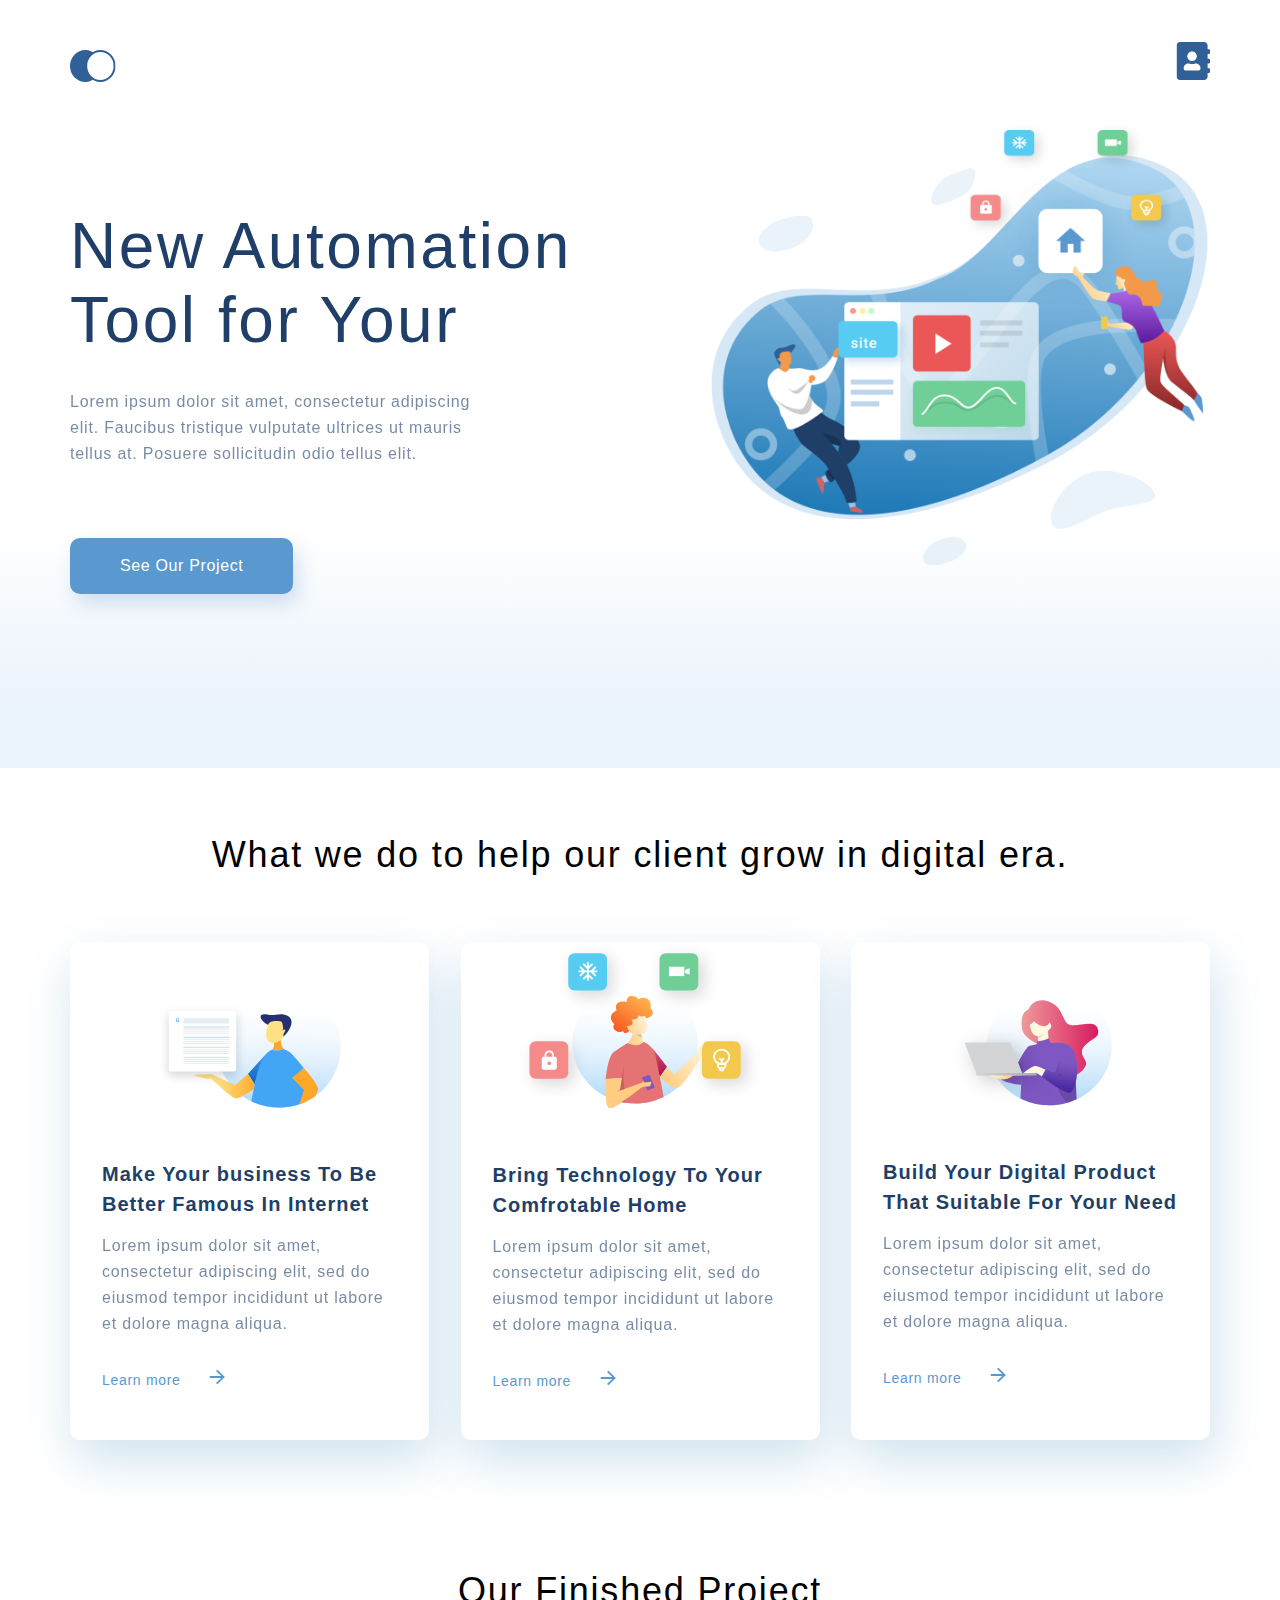
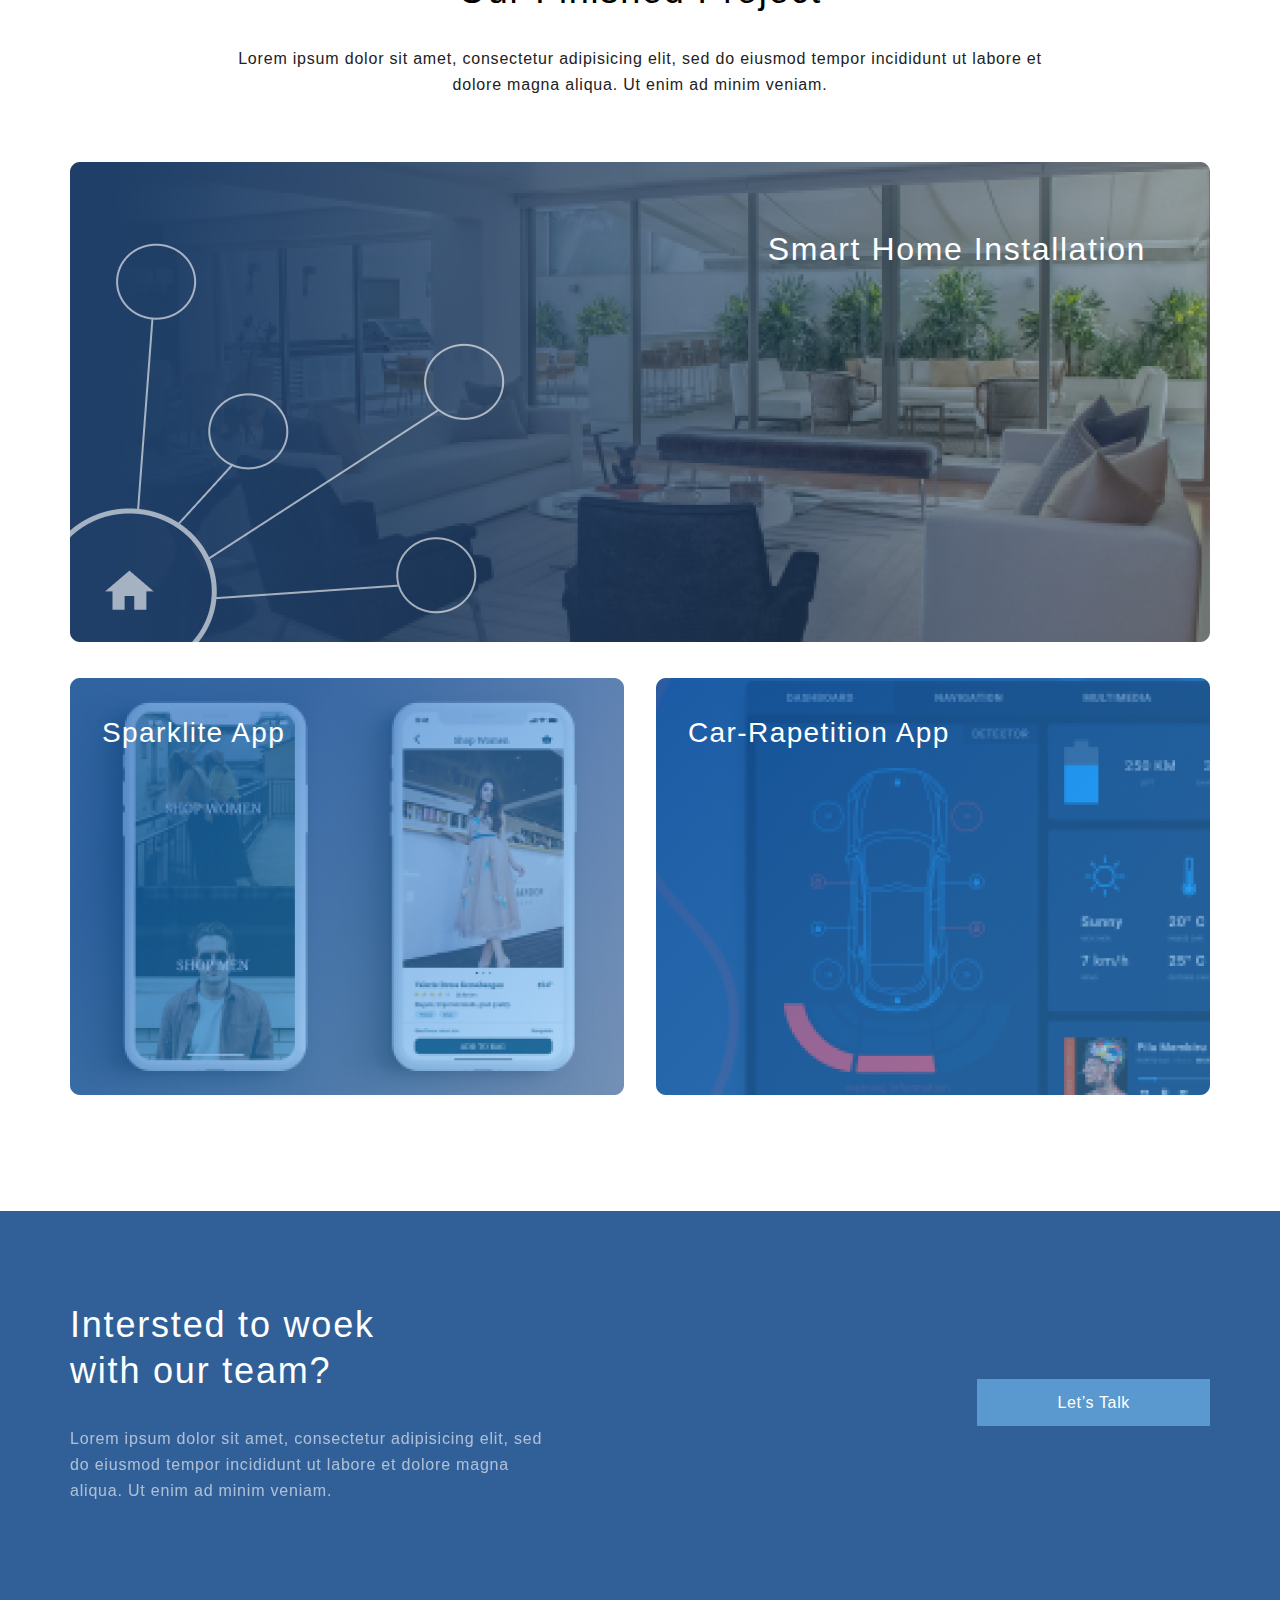
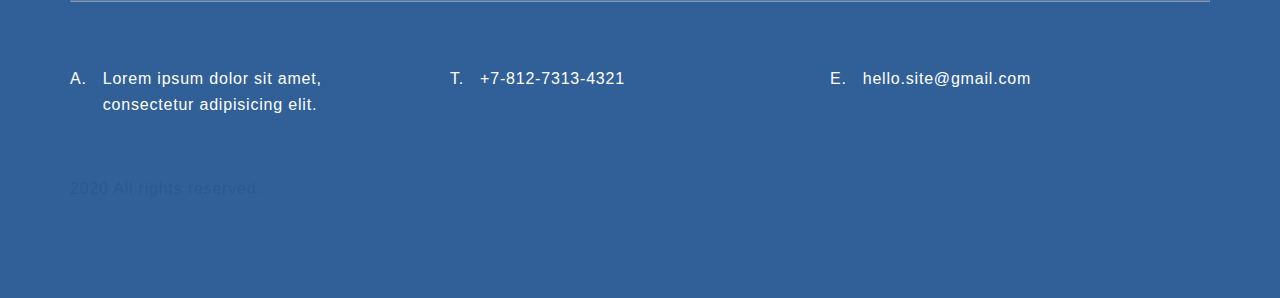
<file: index.html>
<!DOCTYPE html>
<html lang="en">

<head>
    <meta charset="UTF-8">
    <meta name="viewport" content="width=device-width, initial-scale=1.0">
    <title>Главная</title>
    <link rel="stylesheet" href="style.css">
</head>

<body>
    <div class="header">
        <div class="container top_box">
            <div class="nav">
                <ul class="list">
                    <li><a href="index.html"><img src="img/logo.svg" alt="Главная"></a></li>
                    <li><a href="contacts.html"><img src="img/contact.svg" alt="Контакты"></a></li>
                </ul>
            </div>
            <div class="title">
                <h1 class="heading">New Automation Tool for Your</h1>
                <p class="text text_heading">Lorem ipsum dolor sit amet, consectetur adipiscing elit. Faucibus tristique vulputate ultrices ut mauris tellus at. Posuere sollicitudin odio tellus elit.</p>
                <a href="#" class="header_btn">See Our Project</a>
            </div>
        </div>
    </div>
    <div class="doing">
        <div class="container">
            <h3 class="block_text">What we do to help our client grow in digital era.</h3>
            <div class="option">
                <div class="option_dscr">
                    <img src="img/doing1.svg" alt="doing1" class="option_img">
                    <h4 class="option_title">Make Your business To Be Better Famous In Internet</h4>
                    <p class="text">Lorem ipsum dolor sit amet, consectetur adipiscing elit, sed do eiusmod tempor incididunt ut labore et dolore magna aliqua.</p>
                    <a href="#" class="option_link">Learn more <img class="arrow_link" src="img/article-link.svg" alt="arrow"></a>
                </div>
                <div class="option_dscr option_card_two">
                    <img src="img/doing2.svg" alt="doing2" class="option_img">
                    <h4 class="option_title">Bring Technology To Your Comfrotable Home</h4>
                    <p class="text">Lorem ipsum dolor sit amet, consectetur adipiscing elit, sed do eiusmod tempor incididunt ut labore et dolore magna aliqua.</p>
                    <a href="#" class="option_link">Learn more <img class="arrow_link" src="img/article-link.svg" alt="arrow"></a>
                </div>
                <div class="option_dscr">
                    <img src="img/doing3.svg" alt="doing3" class="option_img">
                    <h4 class="option_title">Build Your Digital Product That Suitable For Your Need</h4>
                    <p class="text">Lorem ipsum dolor sit amet, consectetur adipiscing elit, sed do eiusmod tempor incididunt ut labore et dolore magna aliqua.</p>
                    <a href="#" class="option_link" >Learn more <img class="arrow_link" src="img/article-link.svg" alt="arrow"></a>
                </div>
            </div>
        </div>
    </div>
    <div class="question">
        <div class="container">
            <h3 class="block_text">Our Finished Project</h3>
            <p class="text question_text">Lorem ipsum dolor sit amet, consectetur adipisicing elit, sed do eiusmod tempor incididunt ut labore et dolore magna aliqua. Ut enim ad minim veniam.</p>
            <div class="question_item">
                <img  class="question_img" src="img/question1.png" alt="photo">
                <p class="question_dscr">Smart Home Installation</p>
            </div>
            <div class="question_parent">
                <div class="question_item question_item_margin">
                    <img class="question_img" src="img/question2.png" alt="photo">
                    <p class="question_dscr_small">Sparklite App</p>
                </div>
                <div class="question_item">
                    <img class="question_img" src="img/question3.png" alt="photo">
                    <p class="question_dscr_small">Car-Rapetition App</p>
                </div>
            </div>
        </div>
    </div>
    <div class="footer">
        <div class="container">
            <div class="footer_top">
                <div class="interes">
                    <h3 class="block_text interes_title">Intersted to woek with our team?</h3>
                    <p class="text interes_text">Lorem ipsum dolor sit amet, consectetur adipisicing elit, sed do eiusmod tempor incididunt ut labore et dolore magna aliqua. Ut enim ad minim veniam.</p>
                </div>
                <div class="interes_link">
                    <a href="#" class="interes_btn">Let’s Talk</a>
                </div>
            </div>
            <hr class="hr">
            <div class="contact_info">
                <ul class="info_list">
                    <li class="contact_list">
                        <p>Lorem ipsum dolor sit amet, consectetur adipisicing elit.</p>
                    </li>
                    <li class="contact_list"><a class="connection" href="+7-812-7313-4321">+7-812-7313-4321</a></li>
                    <li class="contact_list"><a class="connection" href="hello.site@gmail.com">hello.site@gmail.com</a></li>
                </ul>
                <div class="law">
                    <p class="text">2020 All rights reserved.</p>
                </div>
            </div>
        </div>
    </div> 
</body>

</html>
</file>
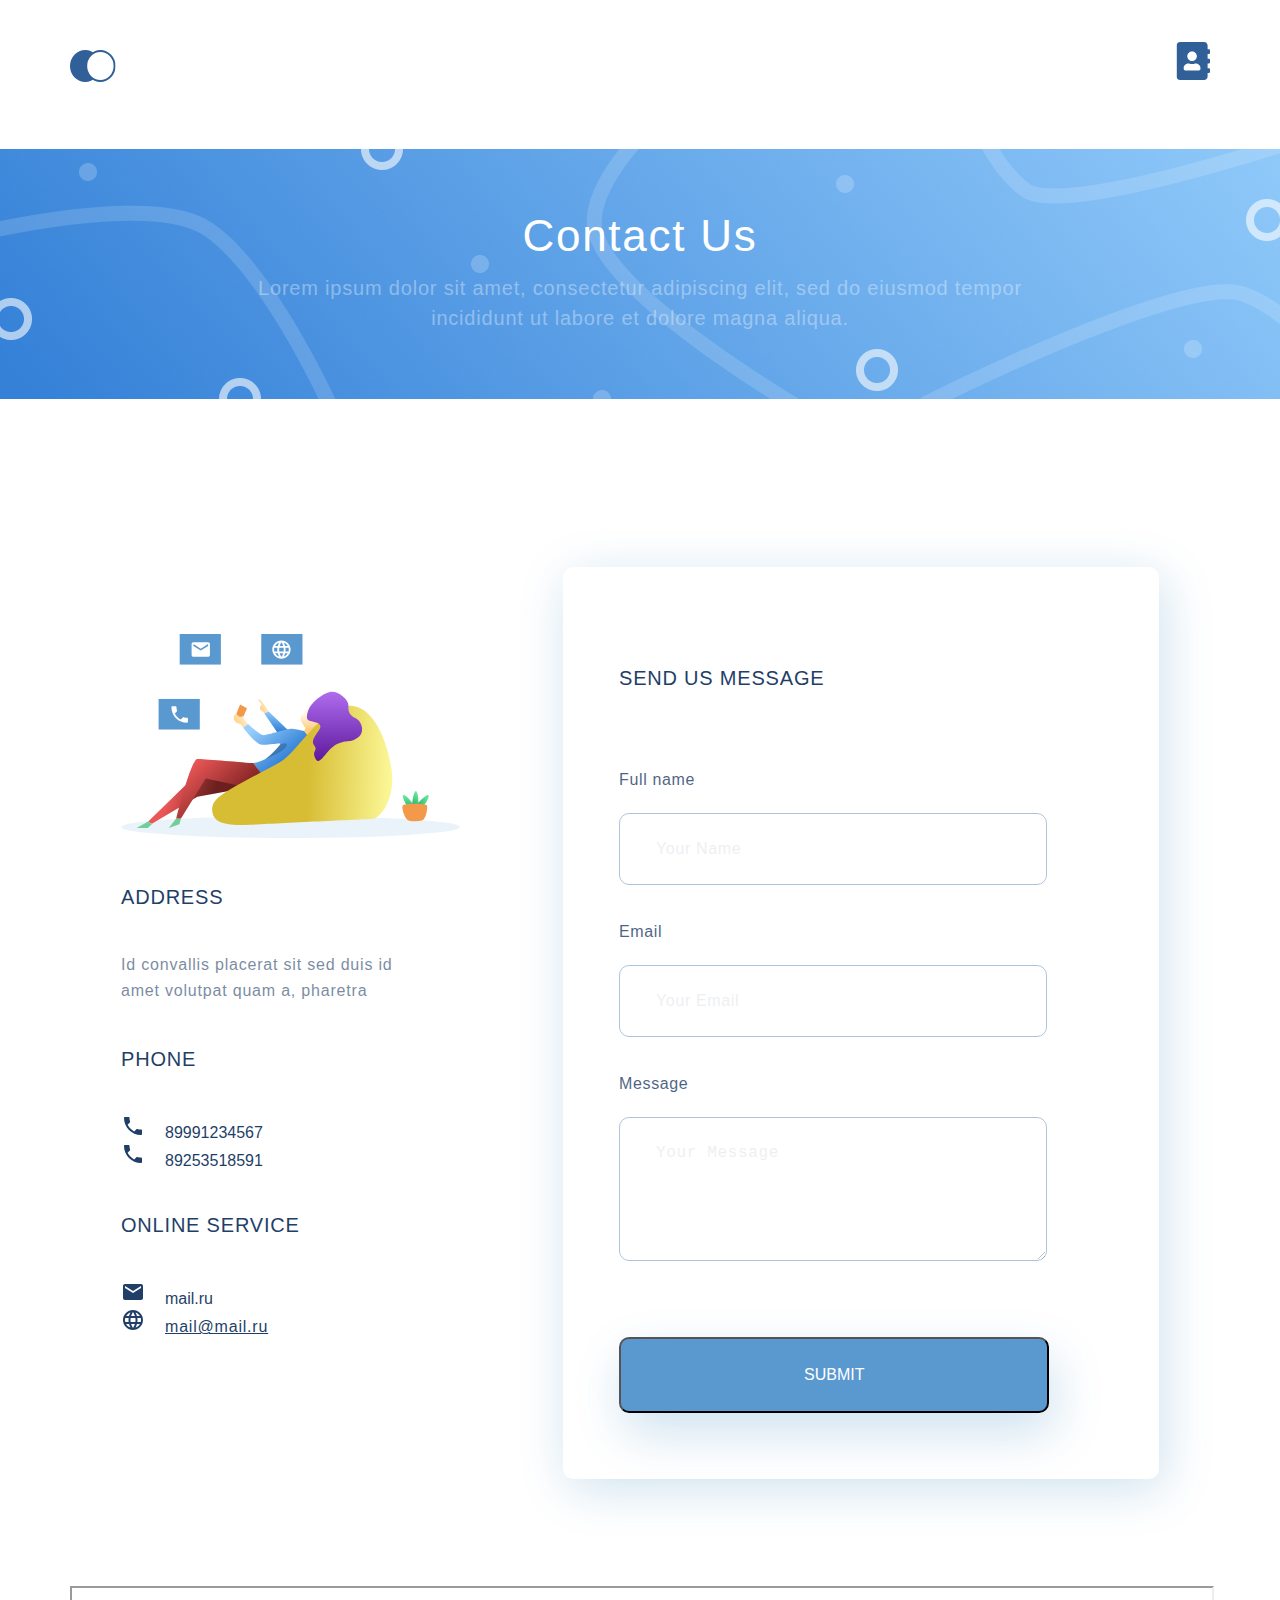
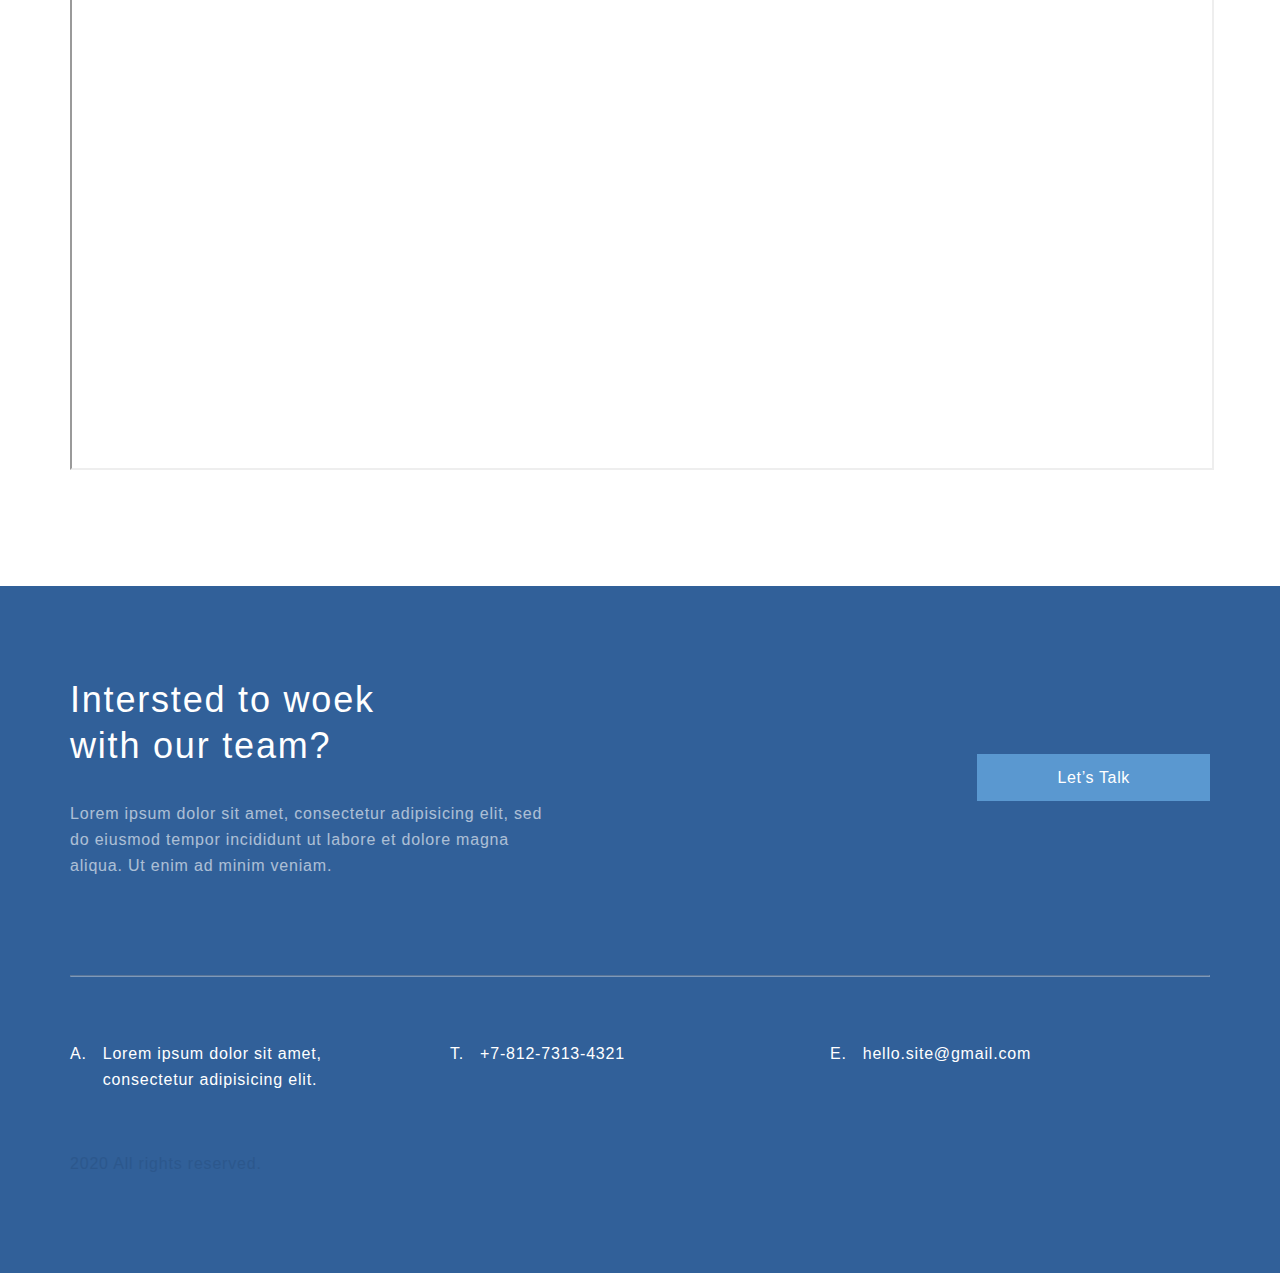
<file: contacts.html>
<!DOCTYPE html>
<html lang="en">
<head>
    <meta charset="UTF-8">
    <meta name="viewport" content="width=device-width, initial-scale=1.0">
    <title>Контакты</title>
    <link rel="stylesheet" href="style.css">
</head>
<body>
    <div class="container">
        <div class="nav">
            <ul class="list">
                <li><a href="index.html"><img src="img/logo.svg" alt="Главная"></a></li>
                <li><a href="contacts.html"><img src="img/contact.svg" alt="Контакты"></a></li>
            </ul>
        </div>
    </div>
    <div class="contact_title">
       <div class="container">
            <h2 class="contact">Contact Us</h2>
            <p class="text contact_text">Lorem ipsum dolor sit amet, consectetur adipiscing elit, sed do eiusmod tempor incididunt ut labore et dolore magna aliqua.</p>
       </div>
    </div>
    <div class="interview container">
        <div class="info_left">
            <div class="img_contact">
                <img src="img/contact-img.svg" alt="фото" width="340">
            </div>
            <div class="address">
                <h4 class="info_contact">Address</h4>
                <p class="text info_contact_txt">Id convallis placerat sit sed duis id amet volutpat quam a, pharetra</p>
            </div>
            <div class="phone">
                <h4 class="info_contact">Phone</h4>
                <ul>
                    <li class="phone_list"><a href="89991234567" class="info_contact_list">89991234567</a></li>
                    <li class="phone_list"><a href="89253518591" class="info_contact_list">89253518591</a></li>
                </ul>
            </div>
            <div class="online">
                <h4 class="info_contact">Online service</h4>
            <ul>
                <li class="site"><a href="https://mail.ru/" target="_blank" class="info_contact_list">mail.ru</a></li>
                <li class="email"><a href="mail@mail.ru" class="email_site">mail@mail.ru</a></li>
            </ul>
            </div>
        </div>
        <div class="info_right">
            <div class="info">
                <h4 class="info_contact">Send us message</h4>
                <form action="#">
                    <p class="form">Full name</p>  <br><input type="text" placeholder="Your Name" class="entry"><br>
                    <p class="form">Email</p> <br><input type="email" placeholder="Your Email" class="entry"><br>
                    <p class="form">Message</p> <br><textarea cols="30" rows="10" placeholder="Your Message" class="entry_message"></textarea><br>
                <button type="submit" class="btn">Submit</button><br>
                </form>
            </div>
        </div>
    </div> 
    <div class="card">
       <div class="container">
            <iframe src="https://yandex.ru/map-widget/v1/?um=constructor%3A804c4c604fe37c5899dac77942287276b86d49b3374955c527a883d72236a4ef&amp;source=constructor" class="card_block">
            </iframe> 
       </div>
    </div>
    <div class="footer">
        <div class="container">
            <div class="footer_top">
                <div class="interes">
                    <h3 class="block_text interes_title">Intersted to woek with our team?</h3>
                    <p class="text interes_text">Lorem ipsum dolor sit amet, consectetur adipisicing elit, sed do eiusmod tempor incididunt ut labore et dolore magna aliqua. Ut enim ad minim veniam.</p>
                </div>
                <div class="interes_link">
                    <a href="#" class="interes_btn">Let’s Talk</a>
                </div>
            </div>
            <hr class="hr">
            <div class="contact_info">
                <ul class="info_list">
                    <li class="contact_list">
                        <p>Lorem ipsum dolor sit amet, consectetur adipisicing elit.</p>
                    </li>
                    <li class="contact_list"><a class="connection" href="+7-812-7313-4321">+7-812-7313-4321</a></li>
                    <li class="contact_list"><a class="connection" href="hello.site@gmail.com">hello.site@gmail.com</a></li>
                </ul>
                <div class="law">
                    <p class="text">2020 All rights reserved.</p>
                </div>
            </div>
        </div>
    </div> 
</body>
</html>
</file>
<file: style.css>
*{
    margin: 0;
    padding: 0;
}

.container{
    max-width: 1140px;
    margin: 0 auto;
}

body{
    font-family: sans-serif;
}

.header {
    min-height: 768px;
    background: linear-gradient(0deg, #EBF3FB 8.84%, rgba(152, 195, 232, 0) 31.12%);
}

.top_box{
    display: flex;
    flex-direction: column;
    height: 100%;
}

.title{
    padding-top: 115px;
    flex-grow: 1;
    background-image: url(img/header_foto.png);
    background-repeat: no-repeat;
    background-position: right center;
    background-size: 44%;
}

.heading{
    width: 510px;
    font-size: 64px;
    font-weight: 300;
    color: #1F3F68;
    line-height: 74px;
    letter-spacing: 0.04em;
    margin-bottom: 32px;
}

.list{
    display: flex;
    justify-content: space-between;
    list-style-type: none;
    padding-top: 42px;
}

.text{
    font-size: 16px;
    line-height: 26px;
    color: #1F3F68; 
    line-height: 26px;
    letter-spacing: 0.05em;
    opacity: 0.6;
}

.text_heading{
    width: 425px;
}

.header_btn{
    background: #5A98D0;
    box-shadow: 5px 10px 20px rgba(53, 110, 173, 0.2);
    border-radius: 10px;
    margin-top: 71px;
    cursor: pointer;
    font-size: 16px;
    line-height: 26px;
    text-align: center;
    letter-spacing: 0.04em; 
    color: #FFFFFF;
    padding: 15px 50px;
    text-decoration: none;
    display: inline-block;
}

.contact_title{
    text-align: center;
    background-image: url(img/bg\ contact.png);
    background-repeat: no-repeat;
    height: 250px;
    margin-top: 55px;
    padding-top: 50px;
    padding-bottom: 50px;
}

.contact{
    font-weight: 500;
    font-size: 44px;
    text-align: center;
    line-height: 74px;
    text-align: center;
    letter-spacing: 0.04em;
    color: #FFFFFF;
}

.contact_text{
    font-size: 20px;
    line-height: 30px;
    text-align: center;
    letter-spacing: 0.04em;
    color: rgba(255, 255, 255, 0.6);
    width: 780px;
    margin: 0 auto;
}

.doing{
    padding-top: 64px;
}

.block_text{
    font-size: 36px;
    font-weight: 300;
    line-height: 46px;
    letter-spacing: 0.05em;
    text-align: center;
}

.interview{
    display: flex;
    justify-content: space-around;
    align-items: center;
    margin-bottom: 96px;
}

.info_contact{
    font-size: 20px;
    line-height: 30px;
    color: #1F3F68;
}

.info_left{
    margin-top: 135px;
    margin-bottom: 150px;   
}

.info_contact{
    font-weight: 500;
    font-size: 20px;
    line-height: 30px;
    letter-spacing: 0.04em;
    color: #1F3F68;
    text-transform: uppercase;
    padding-top: 40px;
    padding-bottom: 40px;
}

.phone_list{
    list-style: none;
}

.phone_list::before{
    content: url(img/ic_phone_24px.svg);
}

.site::before{
    content: url(img/ic_email_24px.svg);
}

.email::before{
    content: url(img/ic_language_24px.svg);
}

.email_site{
    font-size: 16px;
    line-height: 26px;
    letter-spacing: 0.05em;
    color: #1F3F68;
    padding-left: 20px;
}

.site{
    list-style: none;
}

.email{
    list-style: none;
}

.info_contact_txt{
    width: 299px;
}

.info_contact_list{
    text-decoration: none;
    color: #1F3F68;
    padding-left: 20px;
    padding-top: 16px;
}

.info{
    padding-top: 56px;
    padding-bottom: 56px;
    padding-left: 56px;
    margin-top: 57px;
    width: 540px;
    height: 800px;
    background: #FFFFFF;
    box-shadow: 5px 10px 50px rgba(16, 112, 177, 0.2);
    border-radius: 10px;
}

.entry{
    width: 428px;
    height: 72px;
    border: 1px solid #356EAD;
    box-sizing: border-box;
    border-radius: 10px;
    opacity: 0.4;
    padding-left: 36px;
}

.entry_message{
    width: 428px;
    height: 144px;
    border: 1px solid #356EAD;
    box-sizing: border-box;
    border-radius: 10px;
    opacity: 0.4;
    padding-top: 20px;
    padding-left: 36px;
}

::placeholder{
    font-weight: 300;
    font-size: 16px;
    line-height: 30px;
    letter-spacing: 0.04em;
    color: #1F3F68;
    opacity: 0.2;
}

.form{
    font-size: 16px;
    line-height: 30px;
    letter-spacing: 0.04em;
    color: #1F3F68;
    opacity: 0.8;
    margin-top: 32px;
}

.btn{
    margin-top: 72px;
    font-weight: 500;
    font-size: 1em;
    line-height: 26px;
    text-align: center;
    color: #FFFFFF;
    text-transform: uppercase;
    background: #5A98D0;
    box-shadow: 5px 20px 50px rgba(16, 112, 177, 0.2);
    border-radius: 10px;
    padding: 23px 183px;
    cursor: pointer;
}

.btn:hover{
    background-color: #EBF3FB;
    color: #222222
}

.header_btn:hover{
    background-color: #EBF3FB;
    color: #222222
}

.card_block{
    width: 100%; 
    height: 480px;
}

.option{
    display: flex;
    justify-content: space-between;
    padding-top: 64px;
    padding-bottom: 64px;
}

.option_dscr{
    width: 359px;
    padding: 44px 32px;
    box-sizing: border-box;
    background: #FFFFFF;
    box-shadow: 5px 20px 50px rgba(16, 112, 177, 0.2);
    border-radius: 10px;
    display: flex;
    flex-direction: column;
}

.option_card_two{
    padding-top: 1px;
}

.option_img{
    align-self: center;
    margin-bottom: 51px;
}

.option_title{
    font-size: 20px;
    line-height: 30px;
    letter-spacing: 0.05em;
    color: #1F3F68;
    margin-bottom: 14px;
}

.option_link{
    font-size: 14px;
    line-height: 30px;
    letter-spacing: 0.05em;
    color: #5A98D0;
    text-decoration: none;
    margin-top: 28px;
}

.arrow_link{
    margin-left: 24px;
}

.option_link:hover{
    color: red;
}

.question {
    margin-top: 64px;
}

.question_item{
    position: relative;
    flex-grow: 1;
}

.question_item_margin{
    margin-right: 32px;
}

.question_text{
    margin: 32px auto 64px;
    width: 75%;
    text-align: center;
    letter-spacing: 0.05em;
    color: #222222;
    opacity: 1;   
}

.question_parent{
    display: flex;
    justify-content: space-between;
    margin-top: 32px;
}

.question_img{
    width: 100%;
}

.question_dscr{
    font-size: 32px;
    line-height: 46px;
    text-align: right;
    letter-spacing: 0.05em;
    color: #FFFFFF;
    position: absolute;
    top: 64px;
    right: 64px;
}

.question_dscr_small{
    position: absolute;
    font-size: 28px;
    line-height: 46px;
    letter-spacing: 0.05em;
    color: #FFFFFF;
    top:32px;
    left: 32px;
}


.footer{
    background-color:#316099;
    padding-top: 91px;
    padding-bottom: 96px;
    margin-top: 112px;
}

.footer_top{
    align-items: center;
    display: flex;
    justify-content: space-between;
    padding-bottom: 96px;
}

.interes{
    width: 495px;
}

.info_list{
    display: flex;
    justify-content: space-between;
    margin-top: 64px;
}

.contact_list{
    flex-grow: 1;
    flex-basis: 33.3333%;
    list-style-type: none;
    font-size: 16px;
    line-height: 26px;
    letter-spacing: 0.05em;
    color: #FFFFFF;
    margin-right: 32px;
    display: flex;
}

.contact_list:first-child::before{
    content: 'A.';
    display: block;
    margin-right: 16px;
    font-weight: 500;
}

.contact_list:nth-child(2)::before{
    content: 'T.';
    display: block;
    margin-right: 16px;
    font-weight: 500;
}

.contact_list:last-child:before{
    content: 'E.';
    display: block;
    margin-right: 16px;
    font-weight: 500;
}

.info_dscr{
    font-weight: 500;
    font-size: 16px;
    line-height: 26px;
    letter-spacing: 0.05em;
    color: #FFFFFF; 
}

.interes_title{
    width: 340px;
    font-size: 36px;
    line-height: 46px;
    letter-spacing: 0.05em;
    color: #FFFFFF;
    text-align: left;
}

.interes_btn{
    background: #5A98D0;
    font-size: 16px;
    line-height: 26px;
    text-align: center;
    letter-spacing: 0.04em;
    color: #FFFFFF;
    padding: 15px 80px;
    text-decoration: none;
}

.interes_btn:hover{
    background-color: #EBF3FB;
    color: #222222
}

.interes_text{
    width: 495px;
    font-size: 16px;
    line-height: 26px;
    letter-spacing: 0.05em;
    color: #FFFFFF;
    opacity: 0.6;
    margin-top: 32px;
}

.hr{
    opacity: 0.4;
}

.connection{
    font-size: 16px;
    line-height: 26px;
    letter-spacing: 0.05em;
    color: #FFFFFF;
    text-decoration: none;
}

.law{
    padding-top: 58px;
    font-size: 16px;
    line-height: 26px;
    letter-spacing: 0.05em;
    color: #FFFFFF;
    opacity: 0.4;
}

@media (max-width: 1024px){
    .container{
        padding-left: 32px;
        padding-right: 32px;
    }

    .title{
        background-position: 100% 225px;
        background-size: 35%;
    }

    .option{
        flex-direction: column;
        align-items: center;
    }

    .option_dscr{
        margin-bottom: 32px;
    }

    .footer{
        padding-top: 42px;
        padding-bottom: 67px;
    }

    .info_list{
        flex-direction: column;
        align-items: start;
    }

    .footer_top{
        align-items: center;
    }

    .interes_text{
        width: 336px;
    }

    .interes_btn{
        padding: 8px 18px;
    }

    .contact_list{
        margin-top: 20px;
    }
}

@media (max-width: 667px){

    .container{
        padding-left: 16px;
        padding-right: 16px;
    }

    .header{
        min-height: 376px;
        padding-bottom: 41px;
        box-sizing: border-box;
    }

    .list{
        padding-top: 24px;
    }

    .title{
        padding-top: 36px;
        display: flex;
        flex-direction: column;
        align-items: center;
        background-image: none;
    }

    .heading{
        width: 100%;
        font-size: 32px;
        line-height: 37px;
        margin-bottom: 12px;
        text-align: center;
    }

    .text_heading{
        width: 100%;
        text-align: center;
    }

    .header_btn{
        font-size: 12px;
        line-height: 26px;
        padding: 0 8px;
    }

    .block_text{
        width: 100%;
        font-size: 32px;
        line-height: 37px;
        text-align: center;
    }

    .doing{
        padding-top: 48px;
    }

    .option{
        padding-top: 48px;
        padding-bottom: 64px;
    }

    .option_dscr{
        width: 100%;
    }

    .question_text{
        width: 100%;
    }

    .question_dscr{
        font-size: 16px;
        line-height: 19px;
        top: 16px;
        right: 16px;
    }

    .question_dscr_small{
        left: 16px;
    }

    .question_parent{
        flex-direction: column;
        margin-top: 16px;
    }

    .question_item_margin{
        margin-right: 0;
        margin-bottom: 16px;
    }

    .footer{
        min-height: 542px;
        box-sizing: border-box;
        padding-top: 18px;
        padding-bottom: 32px;
        margin-top: 64px;
    }

    .footer_top{
        padding-top: 18px;
        padding-bottom: 40px;
        display: flex;
        flex-direction: column;
    }

    .interes {
        width: 100%;
    }

    .contact_list{
        margin-top: 18px;
        line-height: 19px;
    }

    .contact_info{
        width: 100%;
    }

    .info_list{
        flex-direction: column;
        margin-top: 32px;
    }

    .interes_text{
        width: 100%;
        text-align: center;
    }

    .interes_link{
        margin-top: 40px;
    }

    .interes_btn{
        padding: 3px 10px;
    }

    .law{
        text-align: center;
        padding-top: 32px; 
    }

    .contact_list:first-child::before{
        content: '1.';
        display: block;
        margin-right: 16px;
        font-weight: 500;
    }
    
    .contact_list:nth-child(2)::before{
        content: '2.';
        display: block;
        margin-right: 16px;
        font-weight: 500;
    }
    
    .contact_list:last-child:before{
        content: '3.';
        display: block;
        margin-right: 16px;
        font-weight: 500;
    }
}
</file>
